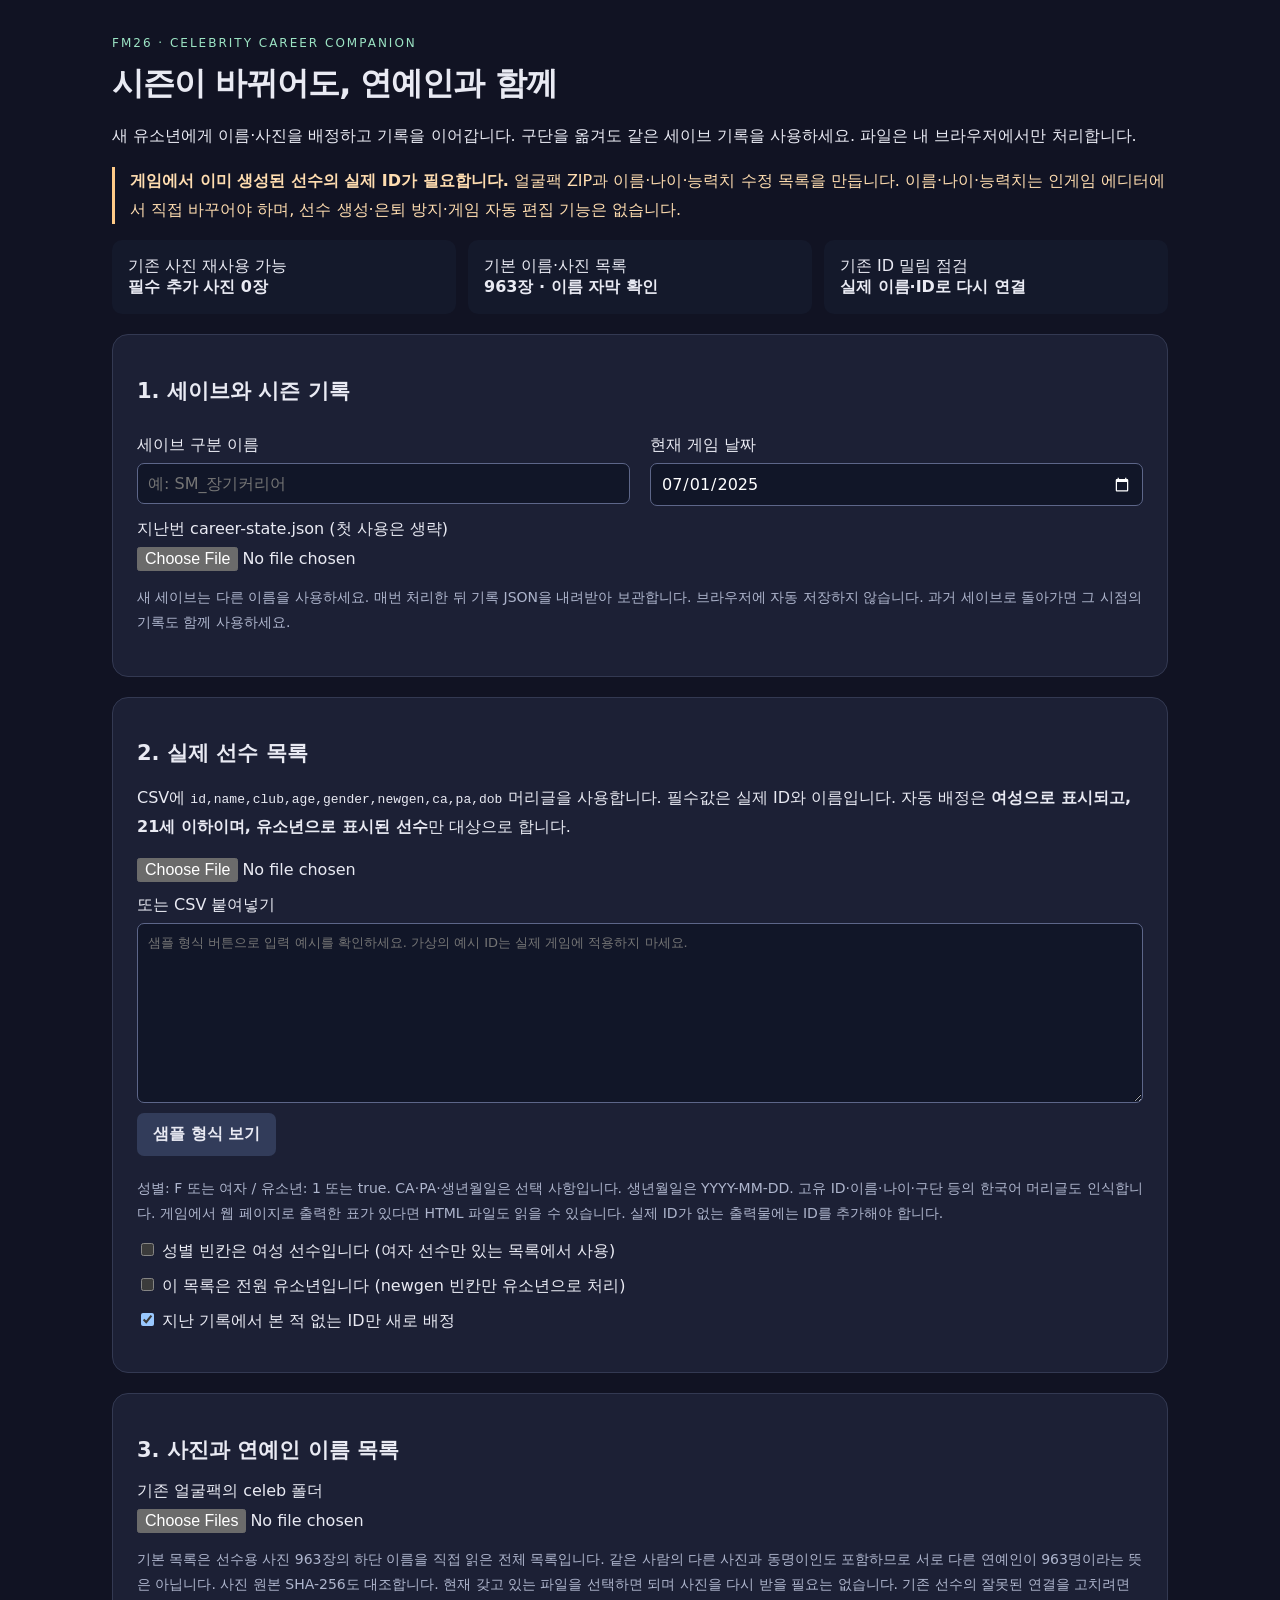
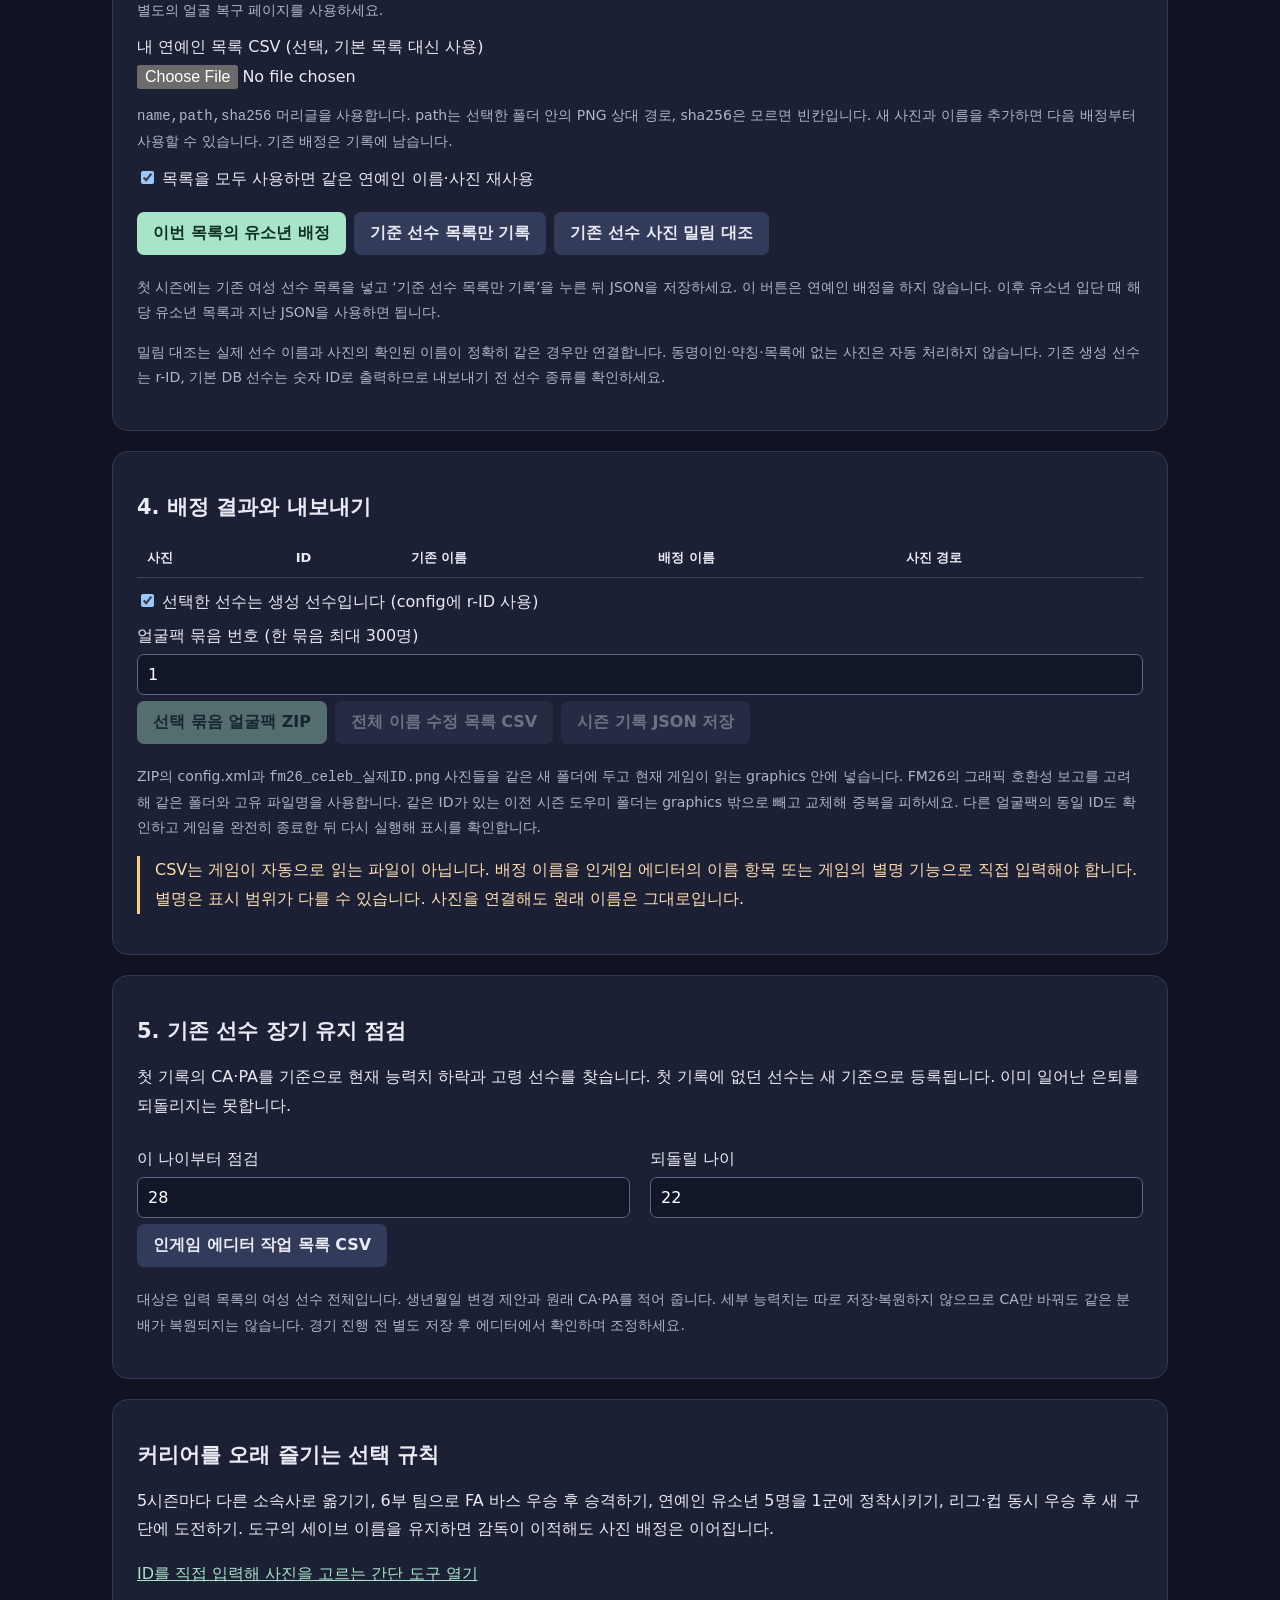
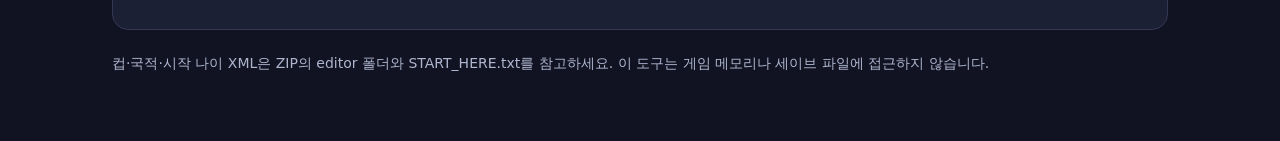
<file: web/index.html>
<!doctype html>
<html lang="ko">
<head>
<meta charset="utf-8"><meta name="viewport" content="width=device-width,initial-scale=1">
<meta http-equiv="Content-Security-Policy" content="default-src 'none'; script-src 'self'; style-src 'unsafe-inline'; img-src blob:; connect-src 'none'; object-src 'none'; base-uri 'none'; form-action 'none'">
<title>FM26 연예인 커리어 도우미</title>
<style>
:root{font-family:system-ui,'Malgun Gothic',sans-serif;color:#e9eaf3;background:#111323;color-scheme:dark}*{box-sizing:border-box}body{margin:0}main{max-width:1100px;margin:auto;padding:36px 22px 70px}h1{font-size:32px;letter-spacing:-1px;margin:12px 0}h2{font-size:21px}p,li{line-height:1.8}.muted{color:#aeb5cd;font-size:14px}.tag{color:#9ce4c4;letter-spacing:2px;font-size:12px}section{background:#1c2035;border:1px solid #333952;border-radius:16px;padding:24px;margin-top:20px}.note{border-left:3px solid #ffca87;padding-left:15px;color:#ffddb0}label{display:block;margin:13px 0 7px}input,textarea,button{font:inherit}input[type=text],input[type=date],input[type=number],textarea{background:#111628;border:1px solid #5d6689;border-radius:7px;padding:10px;color:#fff;width:100%}input[type=file]{max-width:100%}textarea{min-height:180px;resize:vertical;font-size:13px}button{background:#a8e4c8;color:#0f3024;border:0;border-radius:7px;padding:11px 16px;font-weight:700;margin:6px 8px 6px 0;cursor:pointer}button:disabled{opacity:.4;cursor:default}.secondary{background:#323c5a;color:#e9eaf3}a{color:#a8e4c8}.row{display:flex;gap:20px;flex-wrap:wrap}.row>div{flex:1;min-width:180px}.status{white-space:pre-wrap;overflow-wrap:anywhere;color:#d1e9de;margin-top:15px;line-height:1.7}.error{color:#ffb3b3}table{border-collapse:collapse;width:100%;font-size:13px}td,th{text-align:left;border-bottom:1px solid #3d4564;padding:10px;overflow-wrap:anywhere}.scroll{overflow:auto;max-height:440px}code{overflow-wrap:anywhere}summary{cursor:pointer}details{margin-top:16px}.cards{display:grid;grid-template-columns:repeat(auto-fit,minmax(220px,1fr));gap:12px}.card{background:#14192b;padding:16px;border-radius:10px}:focus-visible{outline:3px solid #ffca87;outline-offset:3px}.preview{width:48px;height:48px;object-fit:contain}footer{margin-top:25px}
</style>
<script src="core.js" defer></script><script src="career-core.js" defer></script><script src="catalog.js" defer></script><script src="youth-catalog.js" defer></script><script src="career-app.js" defer></script>
</head>
<body><main>
<div class="tag">FM26 · CELEBRITY CAREER COMPANION</div>
<h1>시즌이 바뀌어도, 연예인과 함께</h1>
<p>새 유소년에게 이름·사진을 배정하고 기록을 이어갑니다. 구단을 옮겨도 같은 세이브 기록을 사용하세요. 파일은 내 브라우저에서만 처리합니다.</p>
<p class="note"><strong>게임에서 이미 생성된 선수의 실제 ID가 필요합니다.</strong> 얼굴팩 ZIP과 이름·나이·능력치 수정 목록을 만듭니다. 이름·나이·능력치는 인게임 에디터에서 직접 바꾸어야 하며, 선수 생성·은퇴 방지·게임 자동 편집 기능은 없습니다.</p>
<div class="cards"><div class="card">기존 사진 재사용 가능<br><strong>필수 추가 사진 0장</strong></div><div class="card">기본 이름·사진 목록<br><strong id="poolCount">불러오는 중</strong></div><div class="card">기존 ID 밀림 점검<br><strong>실제 이름·ID로 다시 연결</strong></div></div>
<section><h2>1. 세이브와 시즌 기록</h2>
<div class="row"><div><label for="saveKey">세이브 구분 이름</label><input id="saveKey" type="text" placeholder="예: SM_장기커리어"></div><div><label for="gameDate">현재 게임 날짜</label><input id="gameDate" type="date" value="2025-07-01"></div></div>
<label for="stateFile">지난번 career-state.json (첫 사용은 생략)</label><input id="stateFile" type="file" accept=".json,application/json">
<p class="muted">새 세이브는 다른 이름을 사용하세요. 매번 처리한 뒤 기록 JSON을 내려받아 보관합니다. 브라우저에 자동 저장하지 않습니다. 과거 세이브로 돌아가면 그 시점의 기록도 함께 사용하세요.</p>
<p id="stateStatus" class="status" role="status"></p></section>
<section><h2>2. 실제 선수 목록</h2>
<p>CSV에 <code>id,name,club,age,gender,newgen,ca,pa,dob</code> 머리글을 사용합니다. 필수값은 실제 ID와 이름입니다. 자동 배정은 <strong>여성으로 표시되고, 21세 이하이며, 유소년으로 표시된 선수</strong>만 대상으로 합니다.</p>
<input id="rosterFile" type="file" accept=".csv,.tsv,.html,.htm,text/csv,text/html"><label for="roster">또는 CSV 붙여넣기</label><textarea id="roster" spellcheck="false" placeholder="샘플 형식 버튼으로 입력 예시를 확인하세요. 가상의 예시 ID는 실제 게임에 적용하지 마세요."></textarea>
<button id="sample" class="secondary">샘플 형식 보기</button>
<p class="muted">성별: F 또는 여자 / 유소년: 1 또는 true. CA·PA·생년월일은 선택 사항입니다. 생년월일은 YYYY-MM-DD. 고유 ID·이름·나이·구단 등의 한국어 머리글도 인식합니다. 게임에서 웹 페이지로 출력한 표가 있다면 HTML 파일도 읽을 수 있습니다. 실제 ID가 없는 출력물에는 ID를 추가해야 합니다.</p>
<label><input id="explicitFemale" type="checkbox"> 성별 빈칸은 여성 선수입니다 (여자 선수만 있는 목록에서 사용)</label>
<label><input id="explicitYouth" type="checkbox"> 이 목록은 전원 유소년입니다 (newgen 빈칸만 유소년으로 처리)</label>
<label><input id="onlyUnseen" type="checkbox" checked> 지난 기록에서 본 적 없는 ID만 새로 배정</label>
<p id="rosterStatus" class="status" role="status"></p></section>
<section><h2>3. 사진과 연예인 이름 목록</h2>
<label for="photos">기존 얼굴팩의 celeb 폴더</label><input id="photos" type="file" webkitdirectory directory multiple accept=".png,image/png">
<p class="muted">기본 목록은 선수용 사진 963장의 하단 이름을 직접 읽은 전체 목록입니다. 같은 사람의 다른 사진과 동명이인도 포함하므로 서로 다른 연예인이 963명이라는 뜻은 아닙니다. 사진 원본 SHA-256도 대조합니다. 현재 갖고 있는 파일을 선택하면 되며 사진을 다시 받을 필요는 없습니다. 기존 선수의 잘못된 연결을 고치려면 별도의 얼굴 복구 페이지를 사용하세요.</p>
<label for="customCatalog">내 연예인 목록 CSV (선택, 기본 목록 대신 사용)</label><input id="customCatalog" type="file" accept=".csv,text/csv">
<p class="muted"><code>name,path,sha256</code> 머리글을 사용합니다. path는 선택한 폴더 안의 PNG 상대 경로, sha256은 모르면 빈칸입니다. 새 사진과 이름을 추가하면 다음 배정부터 사용할 수 있습니다. 기존 배정은 기록에 남습니다.</p>
<label><input id="reuse" type="checkbox" checked> 목록을 모두 사용하면 같은 연예인 이름·사진 재사용</label>
<p id="photoStatus" class="status" role="status"></p>
<button id="assign">이번 목록의 유소년 배정</button><button id="snapshot" class="secondary">기준 선수 목록만 기록</button><button id="fixExisting" class="secondary">기존 선수 사진 밀림 대조</button>
<p class="muted">첫 시즌에는 기존 여성 선수 목록을 넣고 ‘기준 선수 목록만 기록’을 누른 뒤 JSON을 저장하세요. 이 버튼은 연예인 배정을 하지 않습니다. 이후 유소년 입단 때 해당 유소년 목록과 지난 JSON을 사용하면 됩니다.</p>
<p class="muted">밀림 대조는 실제 선수 이름과 사진의 확인된 이름이 정확히 같은 경우만 연결합니다. 동명이인·약칭·목록에 없는 사진은 자동 처리하지 않습니다. 기존 생성 선수는 r-ID, 기본 DB 선수는 숫자 ID로 출력하므로 내보내기 전 선수 종류를 확인하세요.</p>
<p id="actionStatus" class="status" role="alert"></p></section>
<section><h2>4. 배정 결과와 내보내기</h2>
<div class="scroll"><table><thead><tr><th>사진</th><th>ID</th><th>기존 이름</th><th>배정 이름</th><th>사진 경로</th></tr></thead><tbody id="results"></tbody></table></div>
<label><input id="regenPrefix" type="checkbox" checked> 선택한 선수는 생성 선수입니다 (config에 r-ID 사용)</label>
<label for="batch">얼굴팩 묶음 번호 (한 묶음 최대 300명)</label><input id="batch" type="number" min="1" step="1" value="1">
<button id="faceZip" disabled>선택 묶음 얼굴팩 ZIP</button><button id="names" disabled class="secondary">전체 이름 수정 목록 CSV</button><button id="saveState" disabled class="secondary">시즌 기록 JSON 저장</button>
<p class="muted">ZIP의 config.xml과 <code>fm26_celeb_실제ID.png</code> 사진들을 같은 새 폴더에 두고 현재 게임이 읽는 graphics 안에 넣습니다. FM26의 그래픽 호환성 보고를 고려해 같은 폴더와 고유 파일명을 사용합니다. 같은 ID가 있는 이전 시즌 도우미 폴더는 graphics 밖으로 빼고 교체해 중복을 피하세요. 다른 얼굴팩의 동일 ID도 확인하고 게임을 완전히 종료한 뒤 다시 실행해 표시를 확인합니다.</p>
<p class="note">CSV는 게임이 자동으로 읽는 파일이 아닙니다. 배정 이름을 인게임 에디터의 이름 항목 또는 게임의 별명 기능으로 직접 입력해야 합니다. 별명은 표시 범위가 다를 수 있습니다. 사진을 연결해도 원래 이름은 그대로입니다.</p>
<p id="exportStatus" class="status" role="status"></p></section>
<section><h2>5. 기존 선수 장기 유지 점검</h2>
<p>첫 기록의 CA·PA를 기준으로 현재 능력치 하락과 고령 선수를 찾습니다. 첫 기록에 없던 선수는 새 기준으로 등록됩니다. 이미 일어난 은퇴를 되돌리지는 못합니다.</p>
<div class="row"><div><label for="ageCap">이 나이부터 점검</label><input id="ageCap" type="number" value="28" min="25" max="50"></div><div><label for="targetAge">되돌릴 나이</label><input id="targetAge" type="number" value="22" min="18" max="49"></div></div>
<button id="maintenance" class="secondary">인게임 에디터 작업 목록 CSV</button>
<p class="muted">대상은 입력 목록의 여성 선수 전체입니다. 생년월일 변경 제안과 원래 CA·PA를 적어 줍니다. 세부 능력치는 따로 저장·복원하지 않으므로 CA만 바꿔도 같은 분배가 복원되지는 않습니다. 경기 진행 전 별도 저장 후 에디터에서 확인하며 조정하세요.</p>
<p id="maintStatus" class="status" role="status"></p></section>
<section><h2>커리어를 오래 즐기는 선택 규칙</h2><p>5시즌마다 다른 소속사로 옮기기, 6부 팀으로 FA 바스 우승 후 승격하기, 연예인 유소년 5명을 1군에 정착시키기, 리그·컵 동시 우승 후 새 구단에 도전하기. 도구의 세이브 이름을 유지하면 감독이 이적해도 사진 배정은 이어집니다.</p><p><a href="face.html">ID를 직접 입력해 사진을 고르는 간단 도구 열기</a></p></section>
<footer class="muted">컵·국적·시작 나이 XML은 ZIP의 editor 폴더와 START_HERE.txt를 참고하세요. 이 도구는 게임 메모리나 세이브 파일에 접근하지 않습니다.</footer>
</main></body></html>
</file>
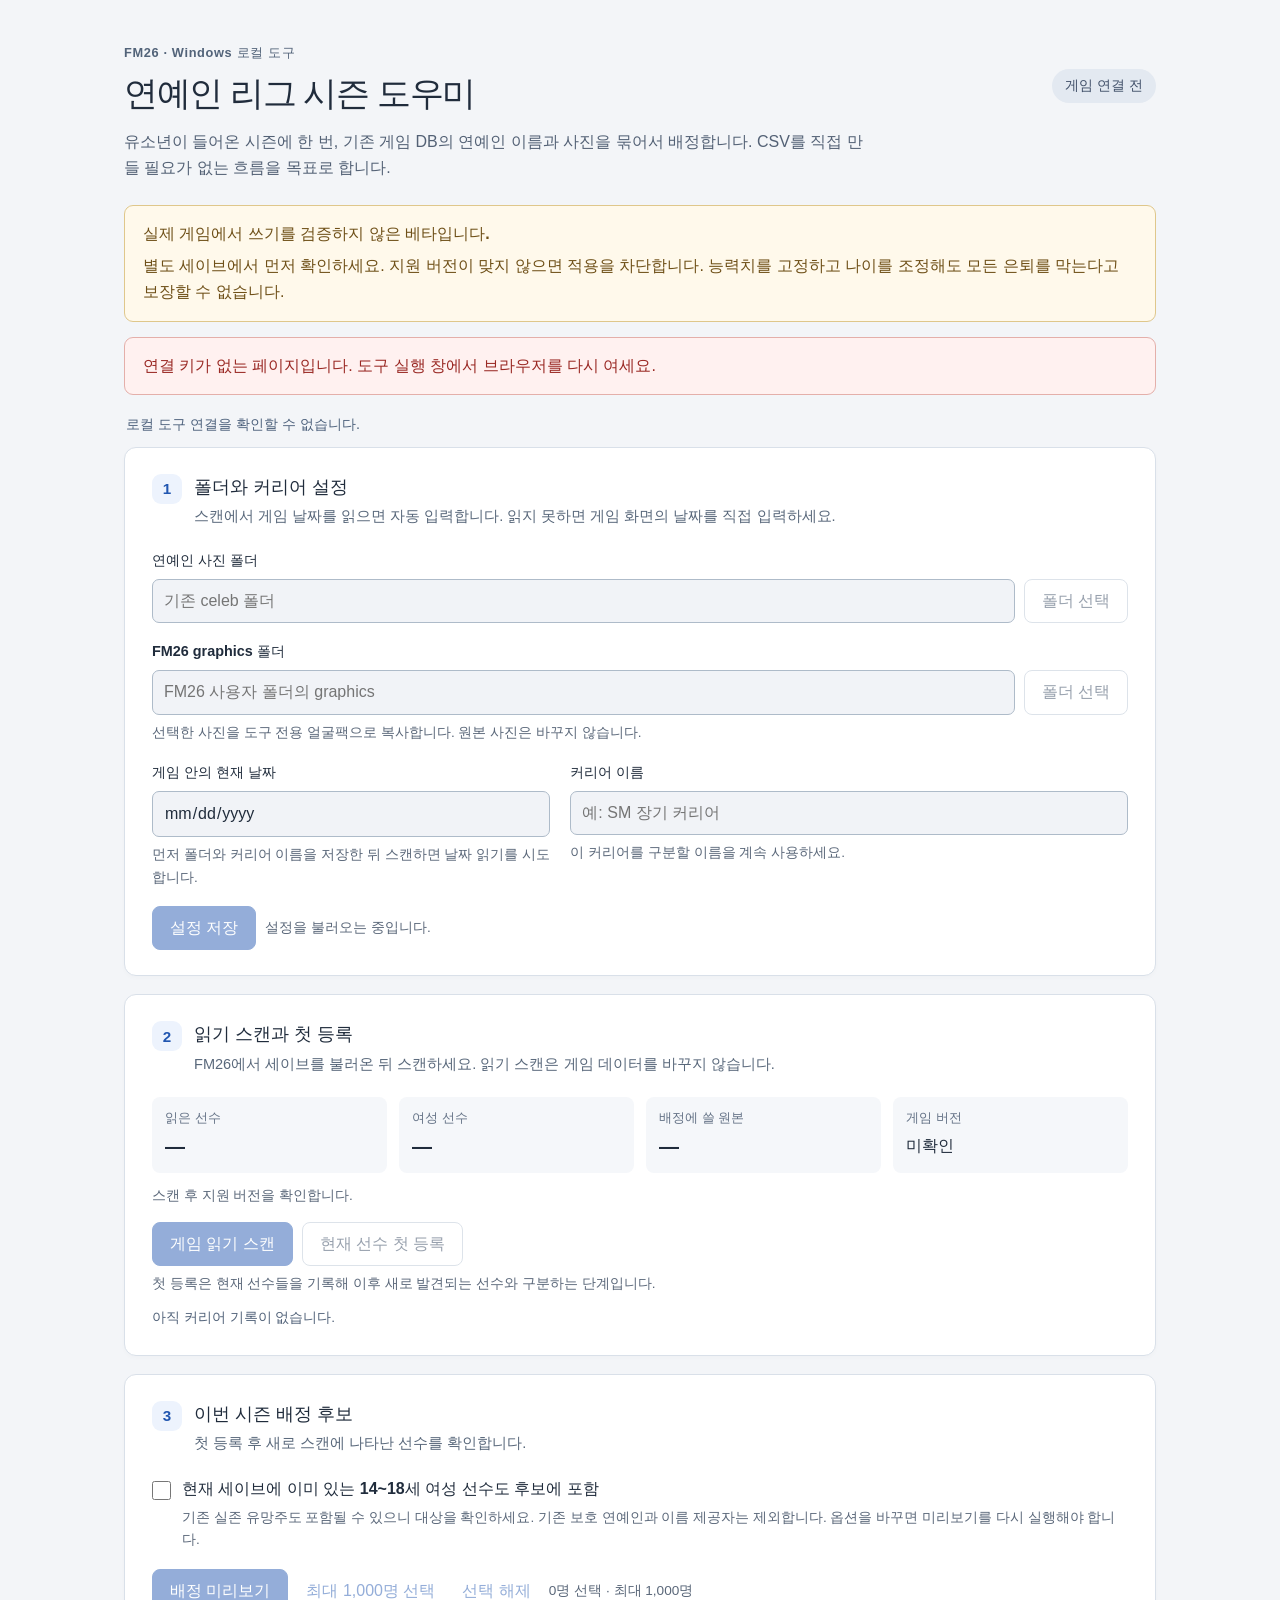
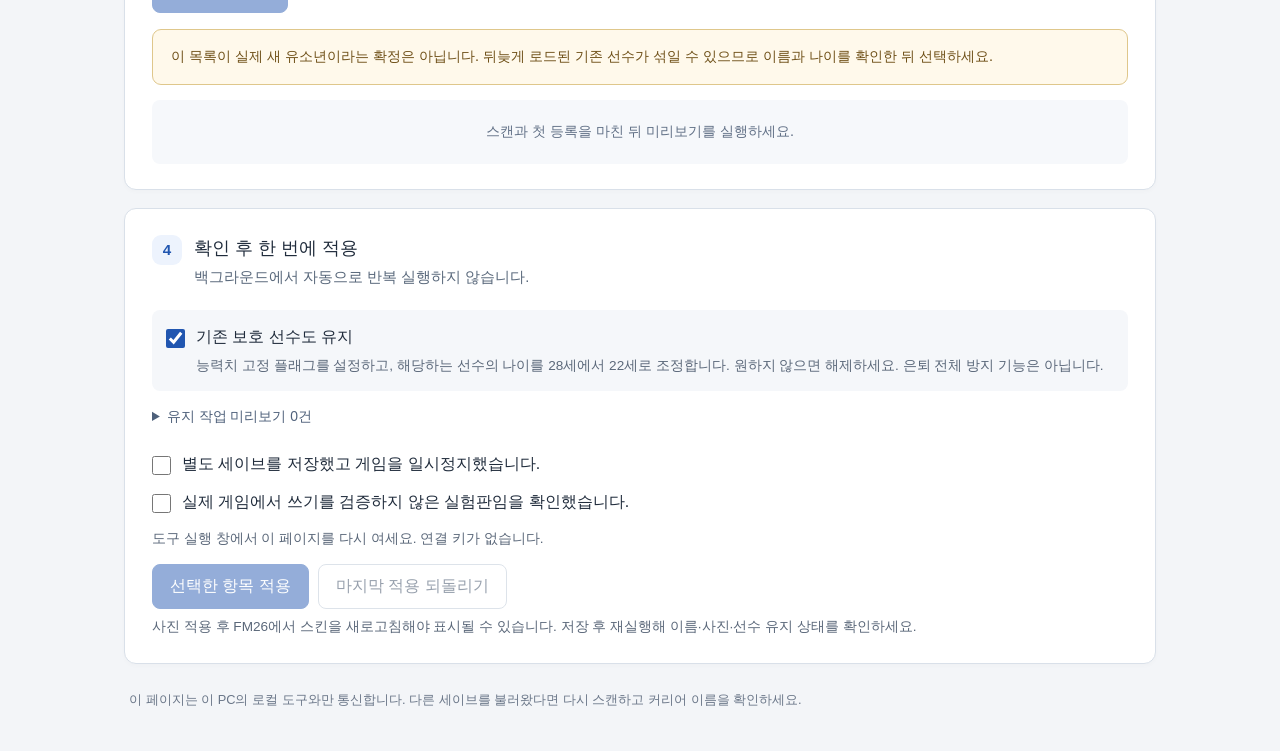
<file: automation/ui/index.html>
<!doctype html>
<html lang="ko">
<head>
  <meta charset="utf-8">
  <meta name="viewport" content="width=device-width, initial-scale=1">
  <meta http-equiv="Content-Security-Policy" content="default-src 'self'; script-src 'self'; style-src 'self'; connect-src 'self'; img-src 'self' data:; object-src 'none'; base-uri 'none'; form-action 'none'">
  <title>연예인 리그 · 시즌 도우미</title>
  <link rel="stylesheet" href="app.css">
  <script src="app.js" defer></script>
</head>
<body>
  <main class="shell">
    <header class="page-header">
      <div>
        <p class="eyebrow">FM26 · Windows 로컬 도구</p>
        <h1>연예인 리그 시즌 도우미</h1>
        <p class="intro">유소년이 들어온 시즌에 한 번, 기존 게임 DB의 연예인 이름과 사진을 묶어서 배정합니다. CSV를 직접 만들 필요가 없는 흐름을 목표로 합니다.</p>
      </div>
      <span id="connection" class="badge">게임 연결 전</span>
    </header>

    <aside class="notice experimental" aria-label="실험판 안내">
      <strong>실제 게임에서 쓰기를 검증하지 않은 베타입니다.</strong>
      <p>별도 세이브에서 먼저 확인하세요. 지원 버전이 맞지 않으면 적용을 차단합니다. 능력치를 고정하고 나이를 조정해도 모든 은퇴를 막는다고 보장할 수 없습니다.</p>
    </aside>

    <div id="error" class="notice error" role="alert" hidden></div>
    <div id="progress" class="progress" role="status" aria-live="polite">로컬 도구에 연결하는 중입니다.</div>

    <section class="panel" aria-labelledby="settings-title">
      <div class="section-heading">
        <span class="step">1</span>
        <div><h2 id="settings-title">폴더와 커리어 설정</h2><p>스캔에서 게임 날짜를 읽으면 자동 입력합니다. 읽지 못하면 게임 화면의 날짜를 직접 입력하세요.</p></div>
      </div>
      <form id="settings-form" novalidate>
        <div class="field">
          <label for="photos-path">연예인 사진 폴더</label>
          <div class="path-field"><input id="photos-path" type="text" autocomplete="off" spellcheck="false" placeholder="기존 celeb 폴더" required><button id="pick-photos" type="button" class="secondary">폴더 선택</button></div>
        </div>
        <div class="field">
          <label for="graphics-path">FM26 graphics 폴더</label>
          <div class="path-field"><input id="graphics-path" type="text" autocomplete="off" spellcheck="false" placeholder="FM26 사용자 폴더의 graphics" required><button id="pick-graphics" type="button" class="secondary">폴더 선택</button></div>
          <p class="help">선택한 사진을 도구 전용 얼굴팩으로 복사합니다. 원본 사진은 바꾸지 않습니다.</p>
        </div>
        <div class="form-row">
          <div class="field"><label for="game-date">게임 안의 현재 날짜</label><input id="game-date" type="date"><p id="date-source" class="help">먼저 폴더와 커리어 이름을 저장한 뒤 스캔하면 날짜 읽기를 시도합니다.</p></div>
          <div class="field"><label for="career-label">커리어 이름</label><input id="career-label" type="text" maxlength="120" autocomplete="off" placeholder="예: SM 장기 커리어" required><p class="help">이 커리어를 구분할 이름을 계속 사용하세요.</p></div>
        </div>
        <div class="actions"><button id="save-settings" type="submit">설정 저장</button><span id="settings-note" class="muted">설정을 불러오는 중입니다.</span></div>
      </form>
    </section>

    <section class="panel" aria-labelledby="scan-title">
      <div class="section-heading"><span class="step">2</span><div><h2 id="scan-title">읽기 스캔과 첫 등록</h2><p>FM26에서 세이브를 불러온 뒤 스캔하세요. 읽기 스캔은 게임 데이터를 바꾸지 않습니다.</p></div></div>
      <dl class="stats" aria-label="스캔 결과">
        <div><dt>읽은 선수</dt><dd id="players-count">—</dd></div>
        <div><dt>여성 선수</dt><dd id="female-count">—</dd></div>
        <div><dt>배정에 쓸 원본</dt><dd id="donor-count">—</dd></div>
        <div><dt>게임 버전</dt><dd id="game-version">—</dd></div>
      </dl>
      <p id="write-support" class="support muted">스캔 후 지원 버전을 확인합니다.</p>
      <div class="actions"><button id="scan" type="button">게임 읽기 스캔</button><button id="baseline" type="button" class="secondary">현재 선수 첫 등록</button></div>
      <p id="baseline-note" class="help">첫 등록은 현재 선수들을 기록해 이후 새로 발견되는 선수와 구분하는 단계입니다.</p>
      <div class="state-summary" id="state-summary">아직 커리어 기록이 없습니다.</div>
    </section>

    <section class="panel" aria-labelledby="preview-title">
      <div class="section-heading"><span class="step">3</span><div><h2 id="preview-title">이번 시즌 배정 후보</h2><p>첫 등록 후 새로 스캔에 나타난 선수를 확인합니다.</p></div></div>
      <label class="check-row preview-option"><input id="include-existing" type="checkbox"><span><strong>현재 세이브에 이미 있는 14~18세 여성 선수도 후보에 포함</strong><span class="help">기존 실존 유망주도 포함될 수 있으니 대상을 확인하세요. 기존 보호 연예인과 이름 제공자는 제외합니다. 옵션을 바꾸면 미리보기를 다시 실행해야 합니다.</span></span></label>
      <div class="actions"><button id="preview" type="button">배정 미리보기</button><button id="select-all" type="button" class="text-button">최대 1,000명 선택</button><button id="select-none" type="button" class="text-button">선택 해제</button><span id="selected-count" class="muted">0명 선택 · 최대 1,000명</span></div>
      <p class="notice compact">이 목록이 실제 새 유소년이라는 확정은 아닙니다. 뒤늦게 로드된 기존 선수가 섞일 수 있으므로 이름과 나이를 확인한 뒤 선택하세요.</p>
      <ul id="preview-warnings" class="warnings" aria-label="미리보기 확인 사항" hidden></ul>
      <p id="candidates-empty" class="empty">스캔과 첫 등록을 마친 뒤 미리보기를 실행하세요.</p>
      <div id="candidate-list" class="candidate-list" aria-label="선수 배정 선택 목록"></div>
    </section>

    <section class="panel" aria-labelledby="apply-title">
      <div class="section-heading"><span class="step">4</span><div><h2 id="apply-title">확인 후 한 번에 적용</h2><p>백그라운드에서 자동으로 반복 실행하지 않습니다.</p></div></div>
      <label class="check-row maintenance-toggle"><input id="maintain" type="checkbox" checked><span><strong>기존 보호 선수도 유지</strong><span class="help">능력치 고정 플래그를 설정하고, 해당하는 선수의 나이를 28세에서 22세로 조정합니다. 원하지 않으면 해제하세요. 은퇴 전체 방지 기능은 아닙니다.</span></span></label>
      <details id="maintenance-details"><summary id="maintenance-summary">유지 작업 미리보기 0건</summary><ul id="maintenance-list" class="maintenance-list"></ul></details>
      <div class="acknowledgements">
        <label class="check-row"><input id="paused" type="checkbox"><span>별도 세이브를 저장했고 게임을 일시정지했습니다.</span></label>
        <label class="check-row"><input id="experimental-ack" type="checkbox"><span>실제 게임에서 쓰기를 검증하지 않은 실험판임을 확인했습니다.</span></label>
      </div>
      <p id="apply-reason" class="help">미리보기와 확인 항목을 완료하면 적용할 수 있습니다.</p>
      <div class="actions"><button id="apply" type="button">선택한 항목 적용</button><button id="undo" type="button" class="secondary">마지막 적용 되돌리기</button></div>
      <p class="help">사진 적용 후 FM26에서 스킨을 새로고침해야 표시될 수 있습니다. 저장 후 재실행해 이름·사진·선수 유지 상태를 확인하세요.</p>
      <div id="last-result" class="result" role="status" aria-live="polite" hidden></div>
    </section>

    <footer>이 페이지는 이 PC의 로컬 도구와만 통신합니다. 다른 세이브를 불러왔다면 다시 스캔하고 커리어 이름을 확인하세요.</footer>
  </main>
</body>
</html>
</file>
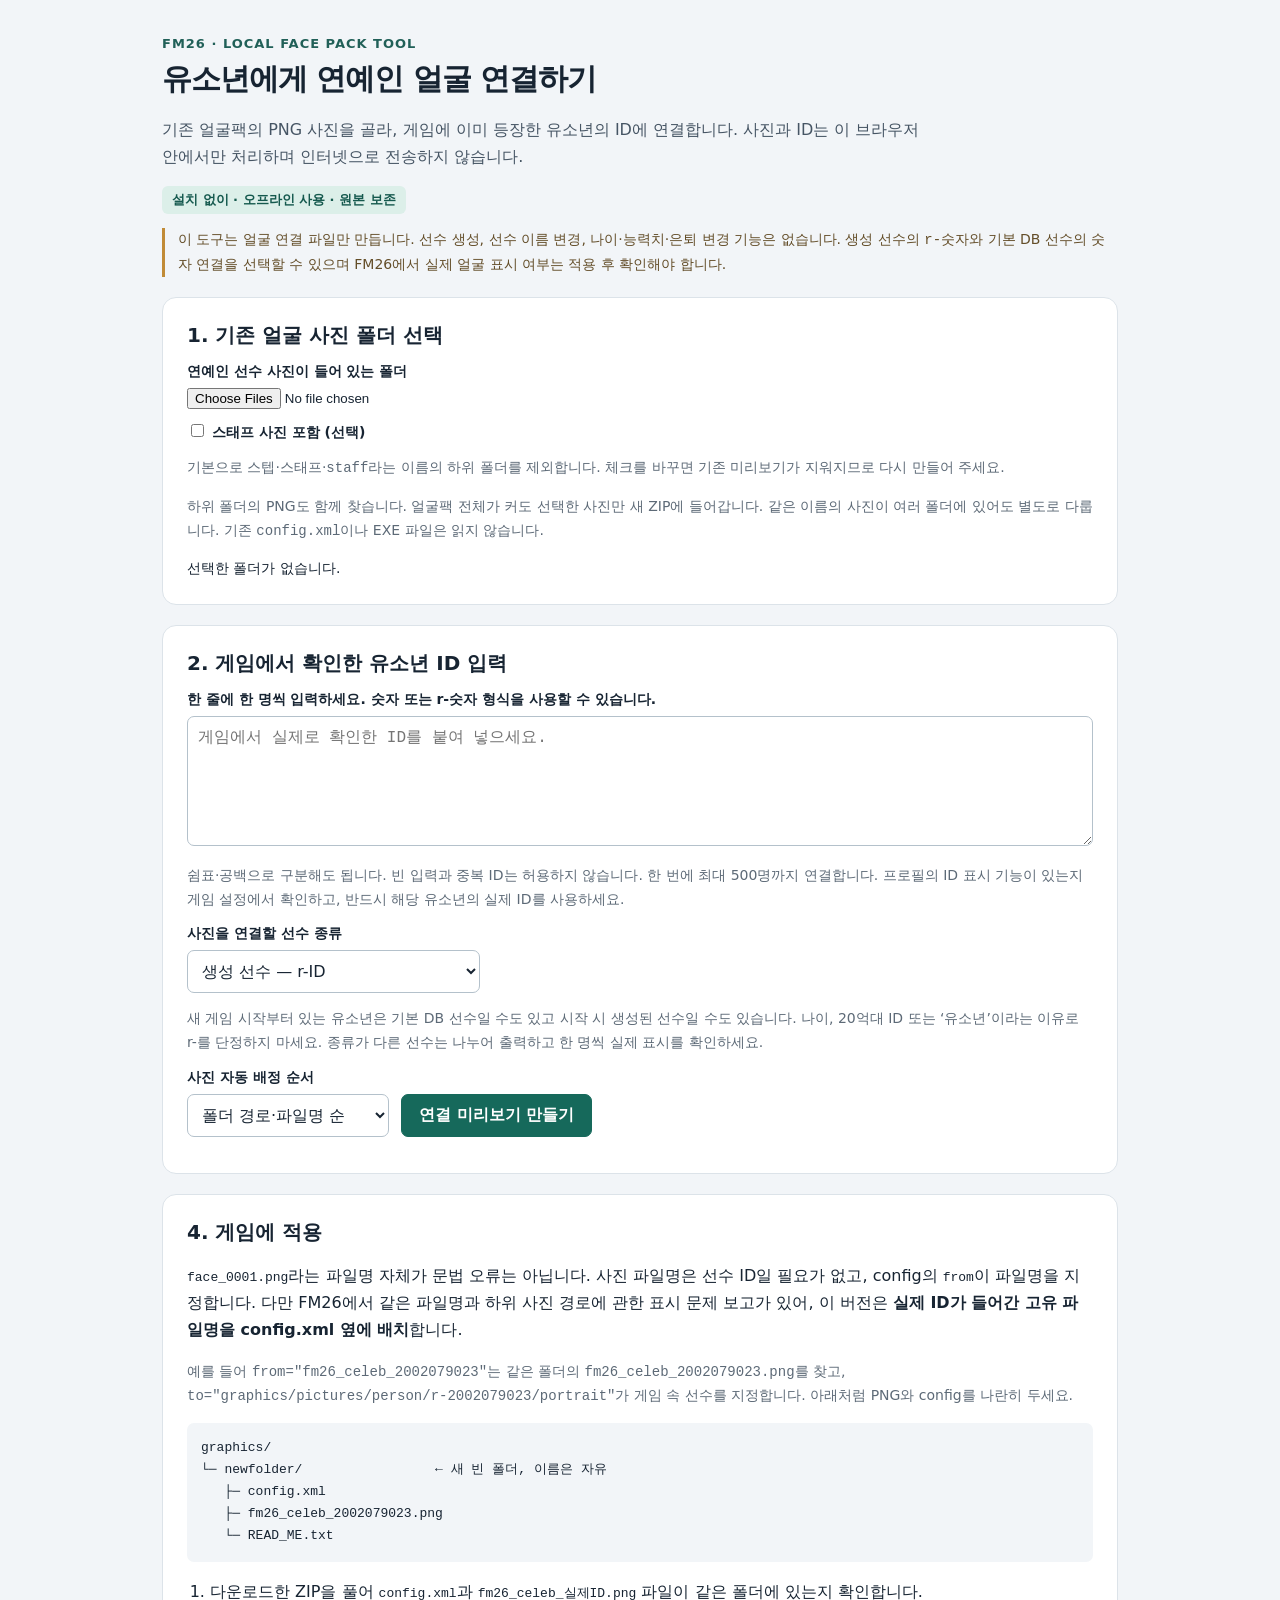
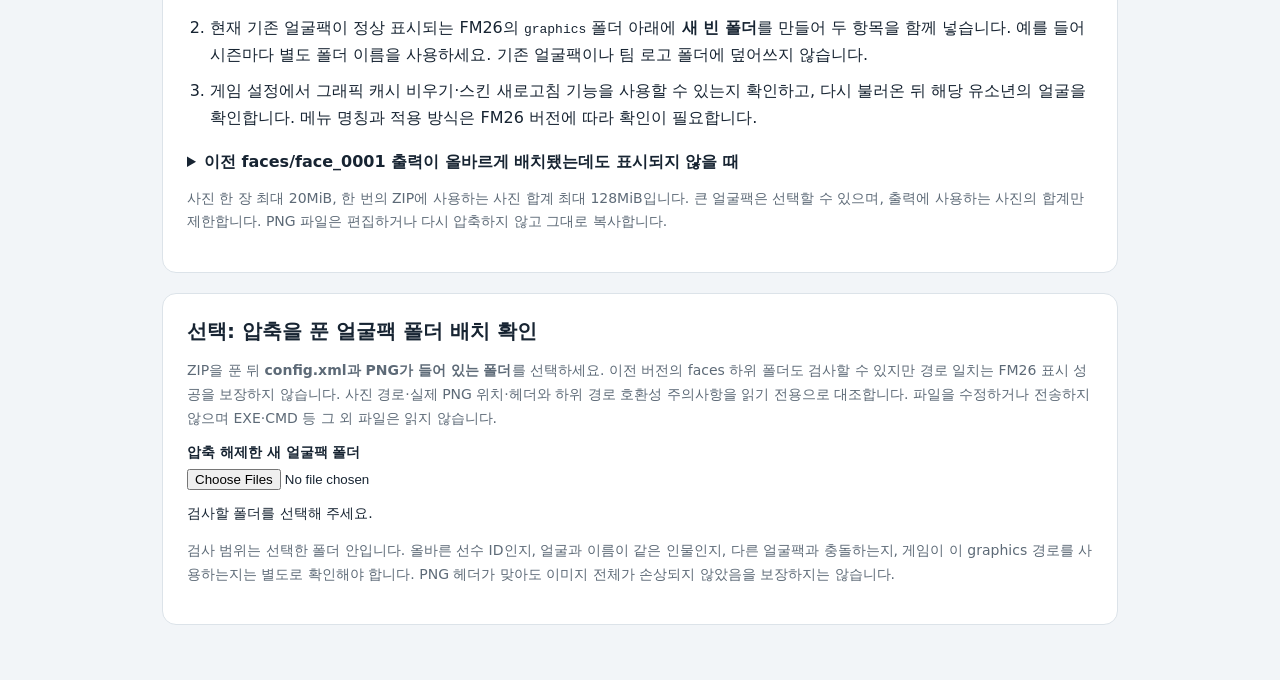
<file: web/face.html>
<!doctype html>
<html lang="ko">
<head>
  <meta charset="utf-8">
  <meta name="viewport" content="width=device-width,initial-scale=1">
  <meta http-equiv="Content-Security-Policy" content="default-src 'none'; script-src 'self'; style-src 'unsafe-inline'; img-src blob:; connect-src 'none'; object-src 'none'; base-uri 'none'; form-action 'none'">
  <title>FM26 유소년 얼굴 연결 도우미</title>
  <style>
    :root { color-scheme: light; font-family: system-ui,-apple-system,'Malgun Gothic',sans-serif; color:#172432; background:#f2f5f8; }
    * { box-sizing:border-box; } body { margin:0; } main { max-width:1000px; margin:auto; padding:36px 22px 60px; }
    h1 { font-size:30px; margin:8px 0 12px; letter-spacing:-1px; } h2 { font-size:20px; margin:0 0 14px; }
    p { line-height:1.7; } .eyebrow { color:#216058; font-weight:750; font-size:13px; letter-spacing:1px; }
    .intro { color:#465564; max-width:760px; } .badge { display:inline-block; background:#dcefe9; color:#15594e; border-radius:6px; padding:5px 10px; font-size:13px; font-weight:650; }
    section { background:white; border:1px solid #dce3e9; border-radius:14px; padding:24px; margin-top:20px; }
    label { display:block; font-size:14px; font-weight:650; margin:12px 0 7px; } input[type=file] { display:block; max-width:100%; }
    textarea,select,input[type=search] { font:inherit; border:1px solid #b4c1cb; border-radius:7px; padding:10px; background:white; color:#172432; }
    textarea { width:100%; min-height:130px; resize:vertical; font-family:ui-monospace,monospace; }
    button { font:inherit; font-weight:650; background:#16695b; border:1px solid #16695b; color:white; border-radius:7px; padding:10px 17px; cursor:pointer; }
    button:hover { background:#0e5146; } button:disabled { cursor:default; opacity:.45; } button.secondary { background:white; color:#244a56; border-color:#b4c1cb; }
    button.secondary:hover { background:#eef4f6; } button.small { padding:7px 12px; font-size:13px; }
    :focus-visible { outline:3px solid #b57600; outline-offset:3px; } .muted { color:#5d6a77; font-size:14px; line-height:1.7; }
    .note { border-left:3px solid #c18b37; padding-left:13px; color:#634d28; font-size:14px; }
    .controls { display:flex; flex-wrap:wrap; gap:12px; align-items:end; } .controls label { margin-top:0; }
    .status { margin:12px 0 0; font-size:14px; white-space:pre-wrap; line-height:1.6; } .error { color:#ac2c2c; } .ok { color:#166251; }
    #mappingList { list-style:none; margin:15px 0; padding:0; display:grid; grid-template-columns:repeat(auto-fit,minmax(280px,1fr)); gap:10px; }
    .mapping { display:flex; align-items:center; gap:14px; border:1px solid #dce3e9; border-radius:9px; padding:12px; min-width:0; }
    .portrait { width:68px; height:78px; flex-shrink:0; object-fit:contain; background:#edf1f4; border-radius:5px; }
    .placeholder { display:flex; align-items:center; justify-content:center; color:#697783; font-size:12px; text-align:center; }
    .mappingInfo { flex:1; min-width:0; } .mappingInfo strong { display:block; font-size:14px; } .filename { overflow-wrap:anywhere; font-size:12px; color:#5d6a77; margin:5px 0 8px; }
    .download { display:flex; align-items:center; gap:14px; flex-wrap:wrap; } .download p { margin:0; }
    details { margin-top:20px; } summary { cursor:pointer; font-weight:650; } ol { padding-left:23px; } li { margin:9px 0; line-height:1.7; } code { overflow-wrap:anywhere; }
    dialog { border:1px solid #bac7d0; border-radius:13px; width:min(900px,94vw); max-height:90vh; padding:20px; }
    dialog::backdrop { background:#142331a6; } .dialogTop { display:flex; align-items:center; justify-content:space-between; gap:15px; }
    .dialogTop h2 { margin:0; } #photoSearch { width:100%; margin:12px 0; }
    #photoGrid { display:grid; grid-template-columns:repeat(auto-fill,minmax(120px,1fr)); gap:10px; margin:14px 0; }
    .photoOption { padding:7px; min-width:0; color:#172432; border-color:#cdd7de; background:#fff; }
    .photoOption:hover { background:#eef5f3; } .photoOption img { width:100%; height:110px; object-fit:contain; background:#edf1f4; }
    .photoOption span { display:block; overflow-wrap:anywhere; font-size:11px; font-weight:400; margin-top:5px; }
    [hidden] { display:none !important; } @media(max-width:600px) { main { padding:24px 14px 45px; } section { padding:18px; } h1 { font-size:25px; } }
  </style>
  <script src="core.js" defer></script>
  <script src="app.js" defer></script>
  <script src="layout-core.js" defer></script>
  <script src="layout-app.js" defer></script>
</head>
<body>
<main>
  <div class="eyebrow">FM26 · LOCAL FACE PACK TOOL</div>
  <h1>유소년에게 연예인 얼굴 연결하기</h1>
  <p class="intro">기존 얼굴팩의 PNG 사진을 골라, 게임에 이미 등장한 유소년의 ID에 연결합니다. 사진과 ID는 이 브라우저 안에서만 처리하며 인터넷으로 전송하지 않습니다.</p>
  <span class="badge">설치 없이 · 오프라인 사용 · 원본 보존</span>
  <p class="note">이 도구는 얼굴 연결 파일만 만듭니다. 선수 생성, 선수 이름 변경, 나이·능력치·은퇴 변경 기능은 없습니다. 생성 선수의 <code>r-숫자</code>와 기본 DB 선수의 숫자 연결을 선택할 수 있으며 FM26에서 실제 얼굴 표시 여부는 적용 후 확인해야 합니다.</p>

  <section>
    <h2>1. 기존 얼굴 사진 폴더 선택</h2>
    <label for="photoFolder">연예인 선수 사진이 들어 있는 폴더</label>
    <input type="file" id="photoFolder" webkitdirectory directory multiple accept="image/png,.png">
    <label for="includeStaff"><input type="checkbox" id="includeStaff"> 스태프 사진 포함 (선택)</label>
    <p class="muted">기본으로 <code>스텝</code>·<code>스태프</code>·<code>staff</code>라는 이름의 하위 폴더를 제외합니다. 체크를 바꾸면 기존 미리보기가 지워지므로 다시 만들어 주세요.</p>
    <p class="muted">하위 폴더의 PNG도 함께 찾습니다. 얼굴팩 전체가 커도 선택한 사진만 새 ZIP에 들어갑니다. 같은 이름의 사진이 여러 폴더에 있어도 별도로 다룹니다. 기존 <code>config.xml</code>이나 EXE 파일은 읽지 않습니다.</p>
    <p id="photoStatus" class="status" aria-live="polite">선택한 폴더가 없습니다.</p>
  </section>

  <section>
    <h2>2. 게임에서 확인한 유소년 ID 입력</h2>
    <label for="ids">한 줄에 한 명씩 입력하세요. 숫자 또는 r-숫자 형식을 사용할 수 있습니다.</label>
    <textarea id="ids" spellcheck="false" placeholder="게임에서 실제로 확인한 ID를 붙여 넣으세요."></textarea>
    <p class="muted">쉼표·공백으로 구분해도 됩니다. 빈 입력과 중복 ID는 허용하지 않습니다. 한 번에 최대 500명까지 연결합니다. 프로필의 ID 표시 기능이 있는지 게임 설정에서 확인하고, 반드시 해당 유소년의 실제 ID를 사용하세요.</p>
    <label for="targetType">사진을 연결할 선수 종류</label>
    <select id="targetType"><option value="generated">생성 선수 — r-ID</option><option value="database">기본 데이터베이스 선수 — 숫자 ID</option></select>
    <p class="muted">새 게임 시작부터 있는 유소년은 기본 DB 선수일 수도 있고 시작 시 생성된 선수일 수도 있습니다. 나이, 20억대 ID 또는 ‘유소년’이라는 이유로 r-를 단정하지 마세요. 종류가 다른 선수는 나누어 출력하고 한 명씩 실제 표시를 확인하세요.</p>
    <div class="controls">
      <div>
        <label for="sortOrder">사진 자동 배정 순서</label>
        <select id="sortOrder"><option value="path">폴더 경로·파일명 순</option><option value="name">파일명 순</option><option value="reverse">폴더 경로·파일명 역순</option></select>
      </div>
      <button id="makePreview" type="button">연결 미리보기 만들기</button>
    </div>
    <p id="inputStatus" class="status" role="alert"></p>
  </section>

  <section id="previewSection" hidden>
    <h2>3. 선수별 사진 확인</h2>
    <p id="mappingStatus" class="status" aria-live="polite"></p>
    <p class="muted">‘사진 선택’으로 각 선수의 사진을 바꿀 수 있습니다. 같은 사진을 여러 선수에게 연결할 수도 있습니다. 새 미리보기를 만들면 사진 연결을 처음부터 다시 배정합니다.</p>
    <button id="repeatAssign" class="secondary small" type="button" hidden>사진을 반복해서 빈칸 채우기</button>
    <ul id="mappingList"></ul>
    <div class="download"><button id="downloadZip" type="button" disabled>새 얼굴팩 ZIP 다운로드</button><p id="zipSummary" class="muted"></p></div>
    <p id="downloadStatus" class="status" role="status" aria-live="polite"></p>
  </section>

  <section>
    <h2>4. 게임에 적용</h2>
    <p><code>face_0001.png</code>라는 파일명 자체가 문법 오류는 아닙니다. 사진 파일명은 선수 ID일 필요가 없고, config의 <code>from</code>이 파일명을 지정합니다. 다만 FM26에서 같은 파일명과 하위 사진 경로에 관한 표시 문제 보고가 있어, 이 버전은 <strong>실제 ID가 들어간 고유 파일명을 config.xml 옆에 배치</strong>합니다.</p>
    <p class="muted">예를 들어 <code>from="fm26_celeb_2002079023"</code>는 같은 폴더의 <code>fm26_celeb_2002079023.png</code>를 찾고, <code>to="graphics/pictures/person/r-2002079023/portrait"</code>가 게임 속 선수를 지정합니다. 아래처럼 PNG와 config를 나란히 두세요.</p>
    <pre style="overflow:auto;line-height:1.7;background:#f2f5f8;padding:14px;border-radius:7px">graphics/
└─ newfolder/                 ← 새 빈 폴더, 이름은 자유
   ├─ config.xml
   ├─ fm26_celeb_2002079023.png
   └─ READ_ME.txt</pre>
    <ol>
      <li>다운로드한 ZIP을 풀어 <code>config.xml</code>과 <code>fm26_celeb_실제ID.png</code> 파일이 같은 폴더에 있는지 확인합니다.</li>
      <li>현재 기존 얼굴팩이 정상 표시되는 FM26의 <code>graphics</code> 폴더 아래에 <strong>새 빈 폴더</strong>를 만들어 두 항목을 함께 넣습니다. 예를 들어 시즌마다 별도 폴더 이름을 사용하세요. 기존 얼굴팩이나 팀 로고 폴더에 덮어쓰지 않습니다.</li>
      <li>게임 설정에서 그래픽 캐시 비우기·스킨 새로고침 기능을 사용할 수 있는지 확인하고, 다시 불러온 뒤 해당 유소년의 얼굴을 확인합니다. 메뉴 명칭과 적용 방식은 FM26 버전에 따라 확인이 필요합니다.</li>
    </ol>
    <details><summary>이전 faces/face_0001 출력이 올바르게 배치됐는데도 표시되지 않을 때</summary><p class="muted">이전 출력은 파일이 모두 있고 XML 문법이 맞아도 FM26 호환성 문제나 다른 팩의 같은 파일명 때문에 표시되지 않을 수 있습니다. 새 버전으로 다시 내보내거나, 기존 PNG를 config 옆으로 옮겨 <code>fm26_probe_2002079023.png</code>처럼 고유 이름으로 바꾸고 from도 <code>fm26_probe_2002079023</code>으로 맞춰 한 명을 시험하세요. 실제 선수 ID에 해당하는 to와 r-는 유지합니다. 이전 같은 ID 팩은 graphics 밖으로 빼고 게임을 완전히 종료한 뒤 다시 실행합니다. 이 방법의 실제 게임 결과는 확인이 필요하며 선수 이름은 바뀌지 않습니다.</p><p class="muted">참고: <a href="https://community.sports-interactive.com/forums/topic/594605-regen-faces-fm26/">FM26 생성 선수 사진의 하위 경로 문제 보고</a> · <a href="https://community.sports-interactive.com/forums/topic/593885-fm26-updates-to-custom-graphics/">FM26 사용자 그래픽과 고유 파일명 안내</a></p></details>
    <p class="muted">사진 한 장 최대 20MiB, 한 번의 ZIP에 사용하는 사진 합계 최대 128MiB입니다. 큰 얼굴팩은 선택할 수 있으며, 출력에 사용하는 사진의 합계만 제한합니다. PNG 파일은 편집하거나 다시 압축하지 않고 그대로 복사합니다.</p>
  </section>

  <section aria-labelledby="layoutTitle">
    <h2 id="layoutTitle">선택: 압축을 푼 얼굴팩 폴더 배치 확인</h2>
    <p class="muted">ZIP을 푼 뒤 <strong>config.xml과 PNG가 들어 있는 폴더</strong>를 선택하세요. 이전 버전의 faces 하위 폴더도 검사할 수 있지만 경로 일치는 FM26 표시 성공을 보장하지 않습니다. 사진 경로·실제 PNG 위치·헤더와 하위 경로 호환성 주의사항을 읽기 전용으로 대조합니다. 파일을 수정하거나 전송하지 않으며 EXE·CMD 등 그 외 파일은 읽지 않습니다.</p>
    <label for="layoutFolder">압축 해제한 새 얼굴팩 폴더</label>
    <input type="file" id="layoutFolder" webkitdirectory directory multiple>
    <p id="layoutStatus" class="status" aria-live="polite">검사할 폴더를 선택해 주세요.</p>
    <div id="layoutResults" hidden></div>
    <p class="muted">검사 범위는 선택한 폴더 안입니다. 올바른 선수 ID인지, 얼굴과 이름이 같은 인물인지, 다른 얼굴팩과 충돌하는지, 게임이 이 graphics 경로를 사용하는지는 별도로 확인해야 합니다. PNG 헤더가 맞아도 이미지 전체가 손상되지 않았음을 보장하지는 않습니다.</p>
  </section>
</main>
<dialog id="photoDialog" aria-labelledby="dialogTitle">
  <div class="dialogTop"><h2 id="dialogTitle">사진 선택</h2><button id="closeDialog" class="secondary small" type="button">닫기</button></div>
  <label for="photoSearch">파일명 또는 폴더명 검색</label><input id="photoSearch" type="search" autocomplete="off">
  <p id="searchStatus" class="muted" aria-live="polite"></p><div id="photoGrid"></div>
  <button id="morePhotos" class="secondary" type="button" hidden>다음 사진 보기</button>
</dialog>
</body>
</html>
</file>
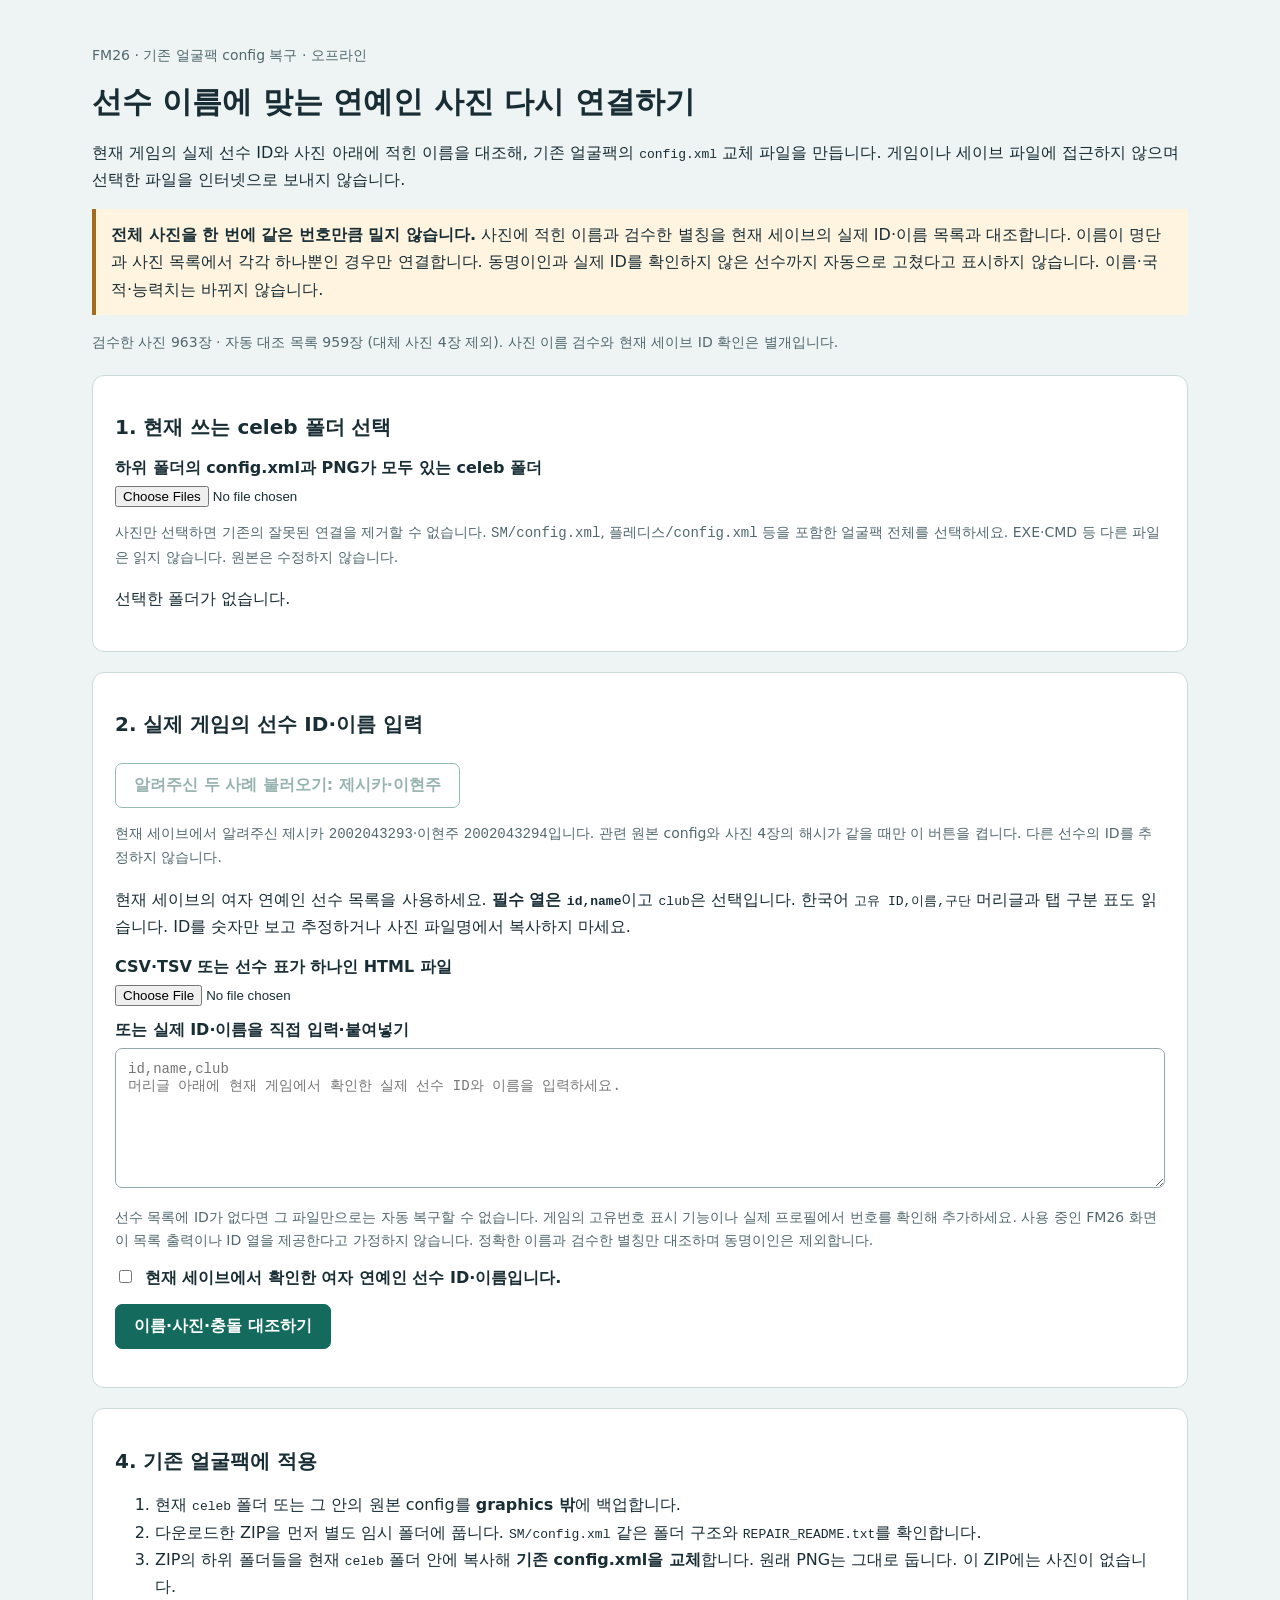
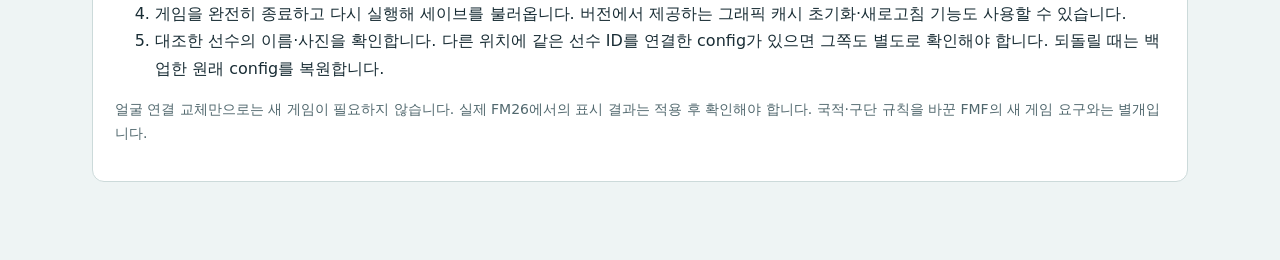
<file: web/repair.html>
<!doctype html>
<html lang="ko">
<head>
  <meta charset="utf-8">
  <meta name="viewport" content="width=device-width,initial-scale=1">
  <meta http-equiv="Content-Security-Policy" content="default-src 'none'; script-src 'self'; style-src 'unsafe-inline'; img-src blob:; connect-src 'none'; object-src 'none'; base-uri 'none'; form-action 'none'">
  <title>FM26 기존 연예인 얼굴 연결 복구</title>
  <style>
    :root { color-scheme:light; font-family:system-ui,'Malgun Gothic',sans-serif; color:#192d35; background:#eef4f4; }
    * { box-sizing:border-box; } body { margin:0; } main { max-width:1140px; margin:auto; padding:30px 22px 60px; }
    h1 { font-size:30px; margin:10px 0; } h2 { font-size:20px; } p,li { line-height:1.7; } section { background:#fff; border:1px solid #ccdada; border-radius:12px; padding:22px; margin:20px 0; }
    .muted { color:#51686e; font-size:14px; } .note { background:#fff4df; border-left:4px solid #a36b1f; padding:12px 15px; }
    label { display:block; margin:14px 0 7px; font-weight:650; } input[type=file] { display:block; max-width:100%; } input[type=checkbox] { margin-right:7px; }
    textarea { width:100%; min-height:140px; padding:12px; font:14px ui-monospace,monospace; border:1px solid #91a9ad; border-radius:7px; }
    button { background:#146b5d; color:white; padding:11px 18px; border:1px solid #146b5d; border-radius:7px; font:inherit; font-weight:650; cursor:pointer; margin:8px 8px 0 0; }
    button:disabled { opacity:.45; cursor:default; } button.secondary { background:white; color:#195950; }
    :focus-visible { outline:3px solid #a86a00; outline-offset:3px; } .status { white-space:pre-wrap; line-height:1.7; } .error { color:#a82020; }
    .scroll { overflow:auto; max-height:620px; } table { border-collapse:collapse; width:100%; font-size:13px; } th,td { border-bottom:1px solid #d8e3e5; padding:10px; text-align:left; vertical-align:top; } th { background:#f0f6f6; position:sticky; top:0; }
    td { overflow-wrap:anywhere; } img { width:64px; height:64px; object-fit:contain; } code { overflow-wrap:anywhere; } .badges { display:flex; gap:12px; flex-wrap:wrap; } .badges span { background:#e5f3ec; padding:8px 12px; border-radius:6px; }
    summary { cursor:pointer; font-weight:650; } a { color:#086957; } [hidden] { display:none !important; }
    @media(max-width:640px) { main { padding:20px 12px; } section { padding:17px; } h1 { font-size:25px; } }
  </style>
  <script src="core.js" defer></script>
  <script src="career-core.js" defer></script>
  <script src="catalog.js" defer></script>
  <script src="repair-catalog.js" defer></script>
  <script src="repair-core.js" defer></script>
  <script src="repair-app.js" defer></script>
</head>
<body>
<main>
  <p class="muted">FM26 · 기존 얼굴팩 config 복구 · 오프라인</p>
  <h1>선수 이름에 맞는 연예인 사진 다시 연결하기</h1>
  <p>현재 게임의 실제 선수 ID와 사진 아래에 적힌 이름을 대조해, 기존 얼굴팩의 <code>config.xml</code> 교체 파일을 만듭니다. 게임이나 세이브 파일에 접근하지 않으며 선택한 파일을 인터넷으로 보내지 않습니다.</p>
  <p class="note"><strong>전체 사진을 한 번에 같은 번호만큼 밀지 않습니다.</strong> 사진에 적힌 이름과 검수한 별칭을 현재 세이브의 실제 ID·이름 목록과 대조합니다. 이름이 명단과 사진 목록에서 각각 하나뿐인 경우만 연결합니다. 동명이인과 실제 ID를 확인하지 않은 선수까지 자동으로 고쳤다고 표시하지 않습니다. 이름·국적·능력치는 바뀌지 않습니다.</p>
  <p id="repairCatalogCount" class="muted" role="status">검수 사진 목록을 읽는 중입니다.</p>

  <section>
    <h2>1. 현재 쓰는 celeb 폴더 선택</h2>
    <label for="repairFolder">하위 폴더의 config.xml과 PNG가 모두 있는 celeb 폴더</label>
    <input id="repairFolder" type="file" webkitdirectory directory multiple>
    <p class="muted">사진만 선택하면 기존의 잘못된 연결을 제거할 수 없습니다. <code>SM/config.xml</code>, <code>플레디스/config.xml</code> 등을 포함한 얼굴팩 전체를 선택하세요. EXE·CMD 등 다른 파일은 읽지 않습니다. 원본은 수정하지 않습니다.</p>
    <p id="folderStatus" class="status" role="status">선택한 폴더가 없습니다.</p>
  </section>

  <section>
    <h2>2. 실제 게임의 선수 ID·이름 입력</h2>
    <button id="reportedCases" type="button" class="secondary" disabled>알려주신 두 사례 불러오기: 제시카·이현주</button>
    <p class="muted">현재 세이브에서 알려주신 제시카 <code>2002043293</code>·이현주 <code>2002043294</code>입니다. 관련 원본 config와 사진 4장의 해시가 같을 때만 이 버튼을 켭니다. 다른 선수의 ID를 추정하지 않습니다.</p>
    <p>현재 세이브의 여자 연예인 선수 목록을 사용하세요. <strong>필수 열은 <code>id,name</code></strong>이고 <code>club</code>은 선택입니다. 한국어 <code>고유 ID,이름,구단</code> 머리글과 탭 구분 표도 읽습니다. ID를 숫자만 보고 추정하거나 사진 파일명에서 복사하지 마세요.</p>
    <label for="repairRosterFile">CSV·TSV 또는 선수 표가 하나인 HTML 파일</label>
    <input id="repairRosterFile" type="file" accept=".csv,.tsv,.txt,.html,.htm,text/csv,text/plain,text/html">
    <label for="repairRoster">또는 실제 ID·이름을 직접 입력·붙여넣기</label>
    <textarea id="repairRoster" spellcheck="false" placeholder="id,name,club&#10;머리글 아래에 현재 게임에서 확인한 실제 선수 ID와 이름을 입력하세요."></textarea>
    <p class="muted">선수 목록에 ID가 없다면 그 파일만으로는 자동 복구할 수 없습니다. 게임의 고유번호 표시 기능이나 실제 프로필에서 번호를 확인해 추가하세요. 사용 중인 FM26 화면이 목록 출력이나 ID 열을 제공한다고 가정하지 않습니다. 정확한 이름과 검수한 별칭만 대조하며 동명이인은 제외합니다.</p>
    <label><input id="actualRoster" type="checkbox"> 현재 세이브에서 확인한 여자 연예인 선수 ID·이름입니다.</label>
    <button id="repairPreview" type="button">이름·사진·충돌 대조하기</button>
    <p id="repairStatus" class="status" role="status"></p>
  </section>

  <section id="repairResults" hidden>
    <h2>3. 변경 내용 확인</h2>
    <div id="repairCounts" class="badges"></div>
    <p class="muted">기존 사진의 <code>r-</code> 유무를 그대로 유지합니다. 수정 대상 ID에 다른 사진이 연결된 경우, 해당 잘못된 매핑도 다른 폴더까지 검사해 제외합니다. 아직 검수하지 않은 사진이 연결을 잃을 수 있으며 아래에서 따로 표시합니다.</p>
    <div class="scroll"><table><thead><tr><th>원본 사진</th><th>이름 · 실제 ID</th><th>사진 경로</th><th>기존 연결 → 새 연결</th></tr></thead><tbody id="repairRows"></tbody></table></div>
    <details id="repairImpact"><summary id="repairImpactSummary">충돌·미확인 항목</summary><p id="repairImpactText" class="status"></p></details>
    <p class="note"><strong>백업은 graphics 폴더 밖에 보관하세요.</strong> 새 파일은 원본과 같은 위치의 config.xml을 교체하는 용도입니다. 예전 config를 다른 이름의 XML로 같은 그래픽 폴더에 남기거나 새 팩을 덧붙이는 방식은 사용하지 마세요.</p>
    <label><input id="repairReviewed" type="checkbox"> 사진·실제 ID와 충돌 영향을 확인했습니다. 적용 전 원본 config를 graphics 밖에 백업하겠습니다.</label>
    <button id="repairDownload" type="button" disabled>교체용 config ZIP 다운로드</button>
    <p id="repairExportStatus" class="status" role="status"></p>
  </section>

  <section>
    <h2>4. 기존 얼굴팩에 적용</h2>
    <ol>
      <li>현재 <code>celeb</code> 폴더 또는 그 안의 원본 config를 <strong>graphics 밖</strong>에 백업합니다.</li>
      <li>다운로드한 ZIP을 먼저 별도 임시 폴더에 풉니다. <code>SM/config.xml</code> 같은 폴더 구조와 <code>REPAIR_README.txt</code>를 확인합니다.</li>
      <li>ZIP의 하위 폴더들을 현재 <code>celeb</code> 폴더 안에 복사해 <strong>기존 config.xml을 교체</strong>합니다. 원래 PNG는 그대로 둡니다. 이 ZIP에는 사진이 없습니다.</li>
      <li>게임을 완전히 종료하고 다시 실행해 세이브를 불러옵니다. 버전에서 제공하는 그래픽 캐시 초기화·새로고침 기능도 사용할 수 있습니다.</li>
      <li>대조한 선수의 이름·사진을 확인합니다. 다른 위치에 같은 선수 ID를 연결한 config가 있으면 그쪽도 별도로 확인해야 합니다. 되돌릴 때는 백업한 원래 config를 복원합니다.</li>
    </ol>
    <p class="muted">얼굴 연결 교체만으로는 새 게임이 필요하지 않습니다. 실제 FM26에서의 표시 결과는 적용 후 확인해야 합니다. 국적·구단 규칙을 바꾼 FMF의 새 게임 요구와는 별개입니다.</p>
  </section>
</main>
</body>
</html>
</file>
<file: automation/ui/app.css>
:root { color-scheme: light; font-family: "Segoe UI", "Malgun Gothic", sans-serif; color: #202c3c; background: #f3f5f8; font-synthesis: none; }
* { box-sizing: border-box; }
body { margin: 0; line-height: 1.65; }
button, input { font: inherit; }
button { min-height: 42px; border: 1px solid #2156b0; border-radius: 8px; padding: 8px 17px; background: #2156b0; color: white; font-weight: 650; cursor: pointer; }
button:hover:not(:disabled) { background: #17458f; }
button:disabled { opacity: .48; cursor: not-allowed; }
button.secondary { color: #283b55; background: white; border-color: #bac6d5; }
button.secondary:hover:not(:disabled) { background: #eef3fa; }
button.text-button { background: transparent; border-color: transparent; color: #2156b0; padding-inline: 8px; font-weight: 500; }
button.text-button:hover:not(:disabled) { background: #edf3ff; }
button:focus-visible, input:focus-visible, summary:focus-visible { outline: 3px solid #b06009; outline-offset: 3px; }
input[type="text"], input[type="date"] { width: 100%; min-height: 44px; padding: 8px 11px; border: 1px solid #aebbc9; border-radius: 7px; background: white; color: #202c3c; }
input:disabled { background: #f1f3f7; }
input[type="checkbox"] { width: 19px; height: 19px; margin: 5px 0 0; accent-color: #2156b0; flex-shrink: 0; cursor: pointer; }
input[type="checkbox"]:disabled { cursor: not-allowed; }
h1, h2, p { margin: 0; }
h1 { font-size: clamp(1.6rem, 4vw, 2.15rem); line-height: 1.35; letter-spacing: -.04em; }
h2 { font-size: 1.15rem; line-height: 1.5; }
strong { font-weight: 700; }
[hidden] { display: none !important; }
.shell { max-width: 1080px; margin: 0 auto; padding: 42px 24px 25px; }
.page-header { display: flex; align-items: start; justify-content: space-between; gap: 24px; margin-bottom: 24px; }
.eyebrow { color: #526379; font-size: .8rem; font-weight: 700; letter-spacing: .05em; margin-bottom: 7px; }
.intro { color: #536175; margin-top: 12px; max-width: 740px; }
.badge { display: inline-block; white-space: nowrap; border-radius: 20px; background: #e3e9f1; color: #42516a; padding: 6px 13px; font-size: .85rem; margin-top: 27px; }
.badge.connected { background: #dff1e9; color: #1f6245; }
.notice { padding: 15px 18px; border: 1px solid #dfc78b; border-radius: 9px; background: #fff9eb; color: #6f5018; margin-bottom: 15px; }
.notice p { margin-top: 5px; }
.notice.error { background: #fff1f0; border-color: #e4afaa; color: #9a2924; white-space: pre-wrap; overflow-wrap: anywhere; }
.notice.compact { font-size: .9rem; margin-top: 16px; }
.progress { min-height: 34px; padding: 3px 2px 10px; color: #4d617c; font-size: .9rem; }
.progress.busy::before { content: ""; display: inline-block; width: 12px; height: 12px; margin-right: 9px; border: 2px solid #b8cae6; border-top-color: #2156b0; border-radius: 50%; animation: spin .9s linear infinite; vertical-align: -1px; }
@keyframes spin { to { transform: rotate(360deg); } }
.panel { background: white; border: 1px solid #d9e0e9; border-radius: 12px; padding: 25px 27px; margin-bottom: 18px; box-shadow: 0 2px 5px #21344a05; }
.section-heading { display: flex; align-items: start; gap: 12px; margin-bottom: 21px; }
.section-heading p { margin-top: 4px; color: #59687b; font-size: .91rem; }
.step { display: flex; align-items: center; justify-content: center; flex-shrink: 0; width: 30px; height: 30px; border-radius: 9px; font-size: .95rem; font-weight: 700; color: #2156b0; background: #edf3fd; margin-top: 1px; }
.field { margin-bottom: 17px; min-width: 0; }
.field > label { display: block; font-size: .9rem; font-weight: 650; margin-bottom: 6px; }
.path-field { display: flex; gap: 9px; }
.path-field button { flex-shrink: 0; }
.form-row { display: grid; grid-template-columns: 1fr 1.4fr; gap: 20px; }
.help, .muted { color: #5b687a; font-size: .85rem; }
.help { margin-top: 7px; }
.actions { display: flex; flex-wrap: wrap; align-items: center; gap: 9px; }
.stats { display: grid; grid-template-columns: repeat(4, 1fr); gap: 12px; margin: 0 0 12px; }
.stats > div { background: #f5f7fa; border-radius: 8px; padding: 10px 13px; }
.stats dt { font-size: .8rem; color: #647286; }
.stats dd { font-weight: 700; font-size: 1.25rem; margin: 2px 0 0; overflow-wrap: anywhere; }
.stats > div:last-child dd { font-size: 1rem; padding-top: 3px; }
.support { margin-bottom: 14px; }
.support.supported { color: #216044; }
.support.unsupported { color: #a02e28; }
.state-summary { margin-top: 12px; font-size: .85rem; color: #52637a; }
.empty { background: #f6f8fb; padding: 20px 16px; color: #617086; text-align: center; border-radius: 8px; font-size: .9rem; }
.candidate-list { display: grid; grid-template-columns: repeat(2, minmax(0, 1fr)); gap: 10px; }
.candidate { display: flex; gap: 11px; align-items: start; border: 1px solid #d5deea; border-radius: 8px; padding: 13px; cursor: pointer; }
.candidate:has(input:checked) { border-color: #5c86ca; background: #f2f6ff; }
.candidate.unavailable { background: #f6f7f9; cursor: default; }
.candidate-body { min-width: 0; }
.candidate-title { display: block; font-size: .95rem; font-weight: 650; overflow-wrap: anywhere; }
.candidate-name { display: block; color: #2156b0; font-size: 1rem; font-weight: 700; margin-top: 2px; }
.candidate-detail { display: block; color: #657184; font-size: .77rem; overflow-wrap: anywhere; margin-top: 3px; }
.warnings { color: #8a5815; font-size: .87rem; padding-left: 23px; margin: 9px 0 16px; }
.check-row { display: flex; align-items: start; gap: 11px; cursor: pointer; }
.check-row .help { display: block; margin-top: 4px; }
.preview-option { margin-bottom: 17px; }
.maintenance-toggle { padding: 14px; background: #f5f7fa; border-radius: 8px; }
details { margin-top: 14px; font-size: .87rem; }
summary { cursor: pointer; color: #4e607a; }
.maintenance-list { margin: 10px 0 0; padding-left: 23px; max-height: 230px; overflow-y: auto; overflow-wrap: anywhere; color: #536175; }
.maintenance-list li { padding-bottom: 5px; }
.acknowledgements { display: grid; gap: 12px; margin: 23px 0 12px; }
#apply-reason { margin-bottom: 14px; }
.result { margin-top: 15px; border-radius: 7px; padding: 12px 14px; background: #edf7f1; border: 1px solid #bfdcc9; color: #285d3c; white-space: pre-wrap; overflow-wrap: anywhere; }
.result.failed { background: #fff2f0; border-color: #e1b5b0; color: #8b332b; }
footer { color: #6a7688; font-size: .8rem; padding: 7px 5px 16px; }
@media (max-width: 700px) {
  .shell { padding: 22px 13px 18px; }
  .page-header { display: block; }
  .badge { margin-top: 13px; }
  .panel { padding: 20px 16px; }
  .form-row { grid-template-columns: 1fr; gap: 0; }
  .stats { grid-template-columns: repeat(2, 1fr); }
  .candidate-list { grid-template-columns: 1fr; }
  .path-field { align-items: stretch; }
  .path-field button { padding-inline: 11px; }
  .actions { align-items: stretch; }
}
@media (prefers-reduced-motion: reduce) { .progress.busy::before { animation: none; } }
</file>
